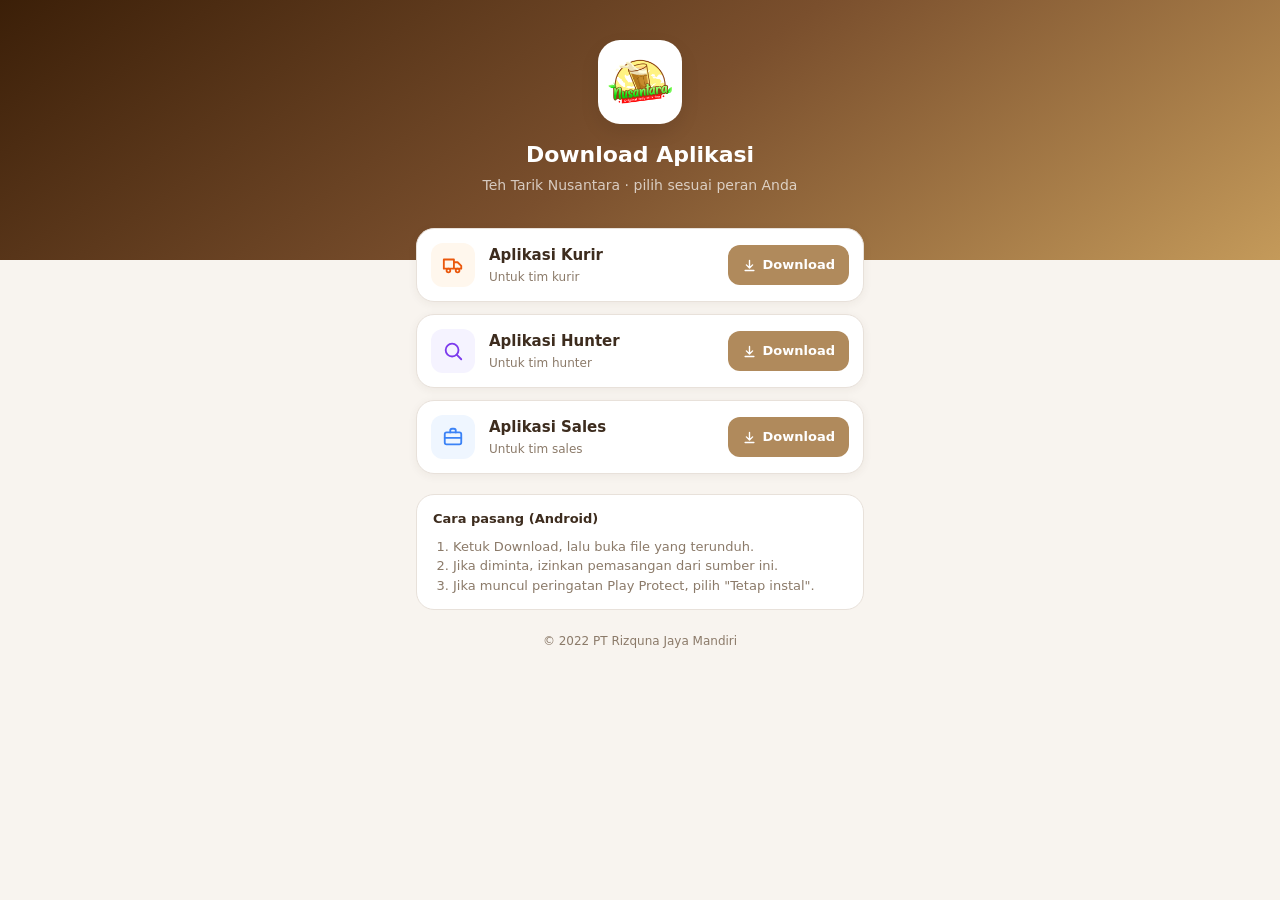
<file: aplikasi.html>
<!DOCTYPE html>
<html lang="id">
<head>
<meta charset="utf-8">
<meta name="viewport" content="width=device-width, initial-scale=1">
<title>Download Aplikasi TTN</title>
<link rel="icon" href="/LogoTTN.png">
<link rel="stylesheet" href="/root.css">
<style>
  * { box-sizing: border-box; }
  body { margin:0; min-height:100vh; background:var(--bg-page); color:var(--text-dark);
         font-family:system-ui,-apple-system,"Segoe UI",Roboto,sans-serif; line-height:1.5; }
  .hero { background:linear-gradient(145deg,var(--hero-from),var(--hero-mid),var(--hero-to));
          color:var(--text-white); text-align:center; padding:40px 20px 64px; }
  .logo { width:84px; height:84px; border-radius:22px; background:#fff; display:inline-flex;
          align-items:center; justify-content:center; padding:10px; margin-bottom:14px;
          box-shadow:0 8px 20px var(--shadow-lg); color:var(--brand); font-weight:700; font-size:22px; }
  .logo img { width:100%; height:100%; object-fit:contain; }
  .hero h1 { margin:0 0 4px; font-size:22px; }
  .hero p { margin:0; font-size:14px; color:var(--text-white-dim); }
  main { max-width:480px; margin:-32px auto 0; padding:0 16px 40px; position:relative; }
  .app { background:var(--card-bg); border:1px solid var(--border-card); border-radius:18px;
         padding:14px; margin-bottom:12px; display:flex; align-items:center; gap:14px;
         box-shadow:0 2px 10px var(--card-shadow); }
  .ico { width:44px; height:44px; border-radius:12px; display:flex; align-items:center; justify-content:center; flex:none; }
  .ico svg { width:22px; height:22px; fill:none; stroke:currentColor; stroke-width:2; stroke-linecap:round; stroke-linejoin:round; }
  .ico.k { background:var(--icon-orange-bg); color:var(--icon-orange-color); }
  .ico.h { background:var(--icon-purple-bg); color:var(--icon-purple-color); }
  .ico.s { background:var(--icon-blue-bg); color:var(--icon-blue-color); }
  .app div.t { flex:1; min-width:0; }
  .app h2 { margin:0; font-size:15px; }
  .app p { margin:1px 0 0; font-size:12px; color:var(--text-muted); }
  .btn { display:inline-flex; align-items:center; gap:6px; background:var(--brand); color:var(--text-white);
         text-decoration:none; font-weight:600; font-size:13px; padding:10px 14px; border-radius:12px; white-space:nowrap; }
  .btn:active { background:var(--color-brand-primary); }
  .btn svg { width:15px; height:15px; fill:none; stroke:currentColor; stroke-width:2.2; stroke-linecap:round; stroke-linejoin:round; }
  .info { margin-top:20px; font-size:13px; color:var(--text-muted); background:var(--card-bg);
          border:1px solid var(--border-card); border-radius:18px; padding:14px 16px; }
  .info strong { color:var(--text-dark); }
  .info ol { margin:8px 0 0; padding-left:20px; }
  footer { text-align:center; margin-top:22px; font-size:12px; color:var(--text-muted); }
</style>
</head>
<body>
<div class="hero">
  <div class="logo"><img src="/LogoTTN.png" alt="TTN" onerror="this.replaceWith('TTN')"></div>
  <h1>Download Aplikasi</h1>
  <p>Teh Tarik Nusantara &middot; pilih sesuai peran Anda</p>
</div>

<main>
  <div class="app">
    <div class="ico k"><svg viewBox="0 0 24 24"><path d="M2 6h11v10H2zM13 9h4l4 4v3h-8z"/><circle cx="7" cy="18" r="2"/><circle cx="17" cy="18" r="2"/></svg></div>
    <div class="t"><h2>Aplikasi Kurir</h2><p>Untuk tim kurir</p></div>
    <a class="btn" data-app="kurir" href="#"><svg viewBox="0 0 24 24"><path d="M12 4v12m0 0l-5-5m5 5l5-5M5 20h14"/></svg>Download</a>
  </div>
  <div class="app">
    <div class="ico h"><svg viewBox="0 0 24 24"><circle cx="11" cy="11" r="7"/><path d="M21 21l-5-5"/></svg></div>
    <div class="t"><h2>Aplikasi Hunter</h2><p>Untuk tim hunter</p></div>
    <a class="btn" data-app="hunter" href="#"><svg viewBox="0 0 24 24"><path d="M12 4v12m0 0l-5-5m5 5l5-5M5 20h14"/></svg>Download</a>
  </div>
  <div class="app">
    <div class="ico s"><svg viewBox="0 0 24 24"><rect x="3" y="7" width="18" height="13" rx="2"/><path d="M9 7V5a2 2 0 012-2h2a2 2 0 012 2v2M3 13h18"/></svg></div>
    <div class="t"><h2>Aplikasi Sales</h2><p>Untuk tim sales</p></div>
    <a class="btn" data-app="sales" href="#"><svg viewBox="0 0 24 24"><path d="M12 4v12m0 0l-5-5m5 5l5-5M5 20h14"/></svg>Download</a>
  </div>

  <div class="info">
    <strong>Cara pasang (Android)</strong>
    <ol>
      <li>Ketuk Download, lalu buka file yang terunduh.</li>
      <li>Jika diminta, izinkan pemasangan dari sumber ini.</li>
      <li>Jika muncul peringatan Play Protect, pilih "Tetap instal".</li>
    </ol>
  </div>
  <footer>&copy; 2022 PT Rizquna Jaya Mandiri</footer>
</main>

<script>
  // ── UBAH DI SINI SAJA ──
  // APK ditaruh di root website (sejajar dengan aplikasi.html)
  var BASE = "/";

  // Nama file APK (harus sama persis dengan yang di-upload)
  var FILES = {
    kurir:  "ttn-kurir.apk",
    hunter: "ttn-hunter.apk",
    sales:  "ttn-sales.apk"
  };

  document.querySelectorAll("[data-app]").forEach(function (a) {
    var file = FILES[a.getAttribute("data-app")];
    a.href = BASE + file;
    a.setAttribute("download", file);
  });

  // root.css mengganti tema lewat class body.dark-mode; ikuti setelan HP
  if (window.matchMedia && matchMedia("(prefers-color-scheme: dark)").matches) {
    document.body.classList.add("dark-mode");
  }
</script>
</body>
</html>
</file>
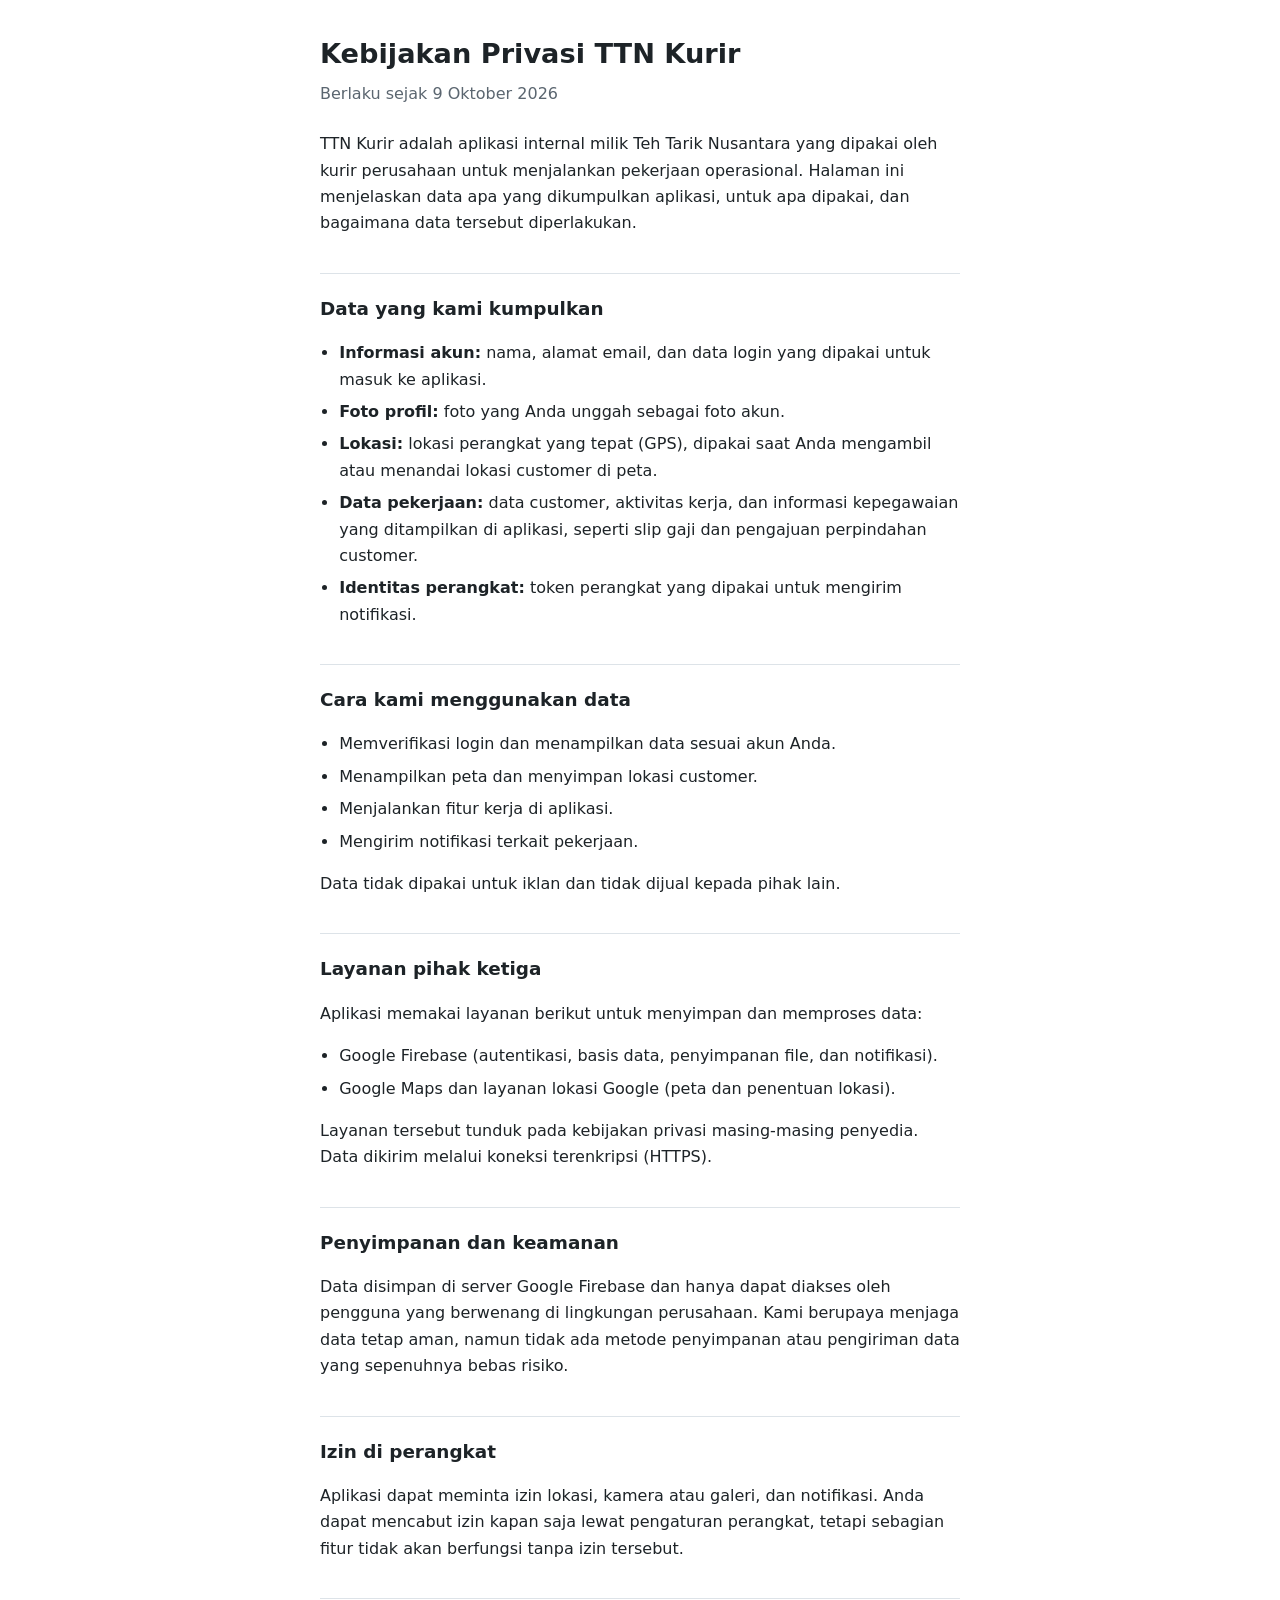
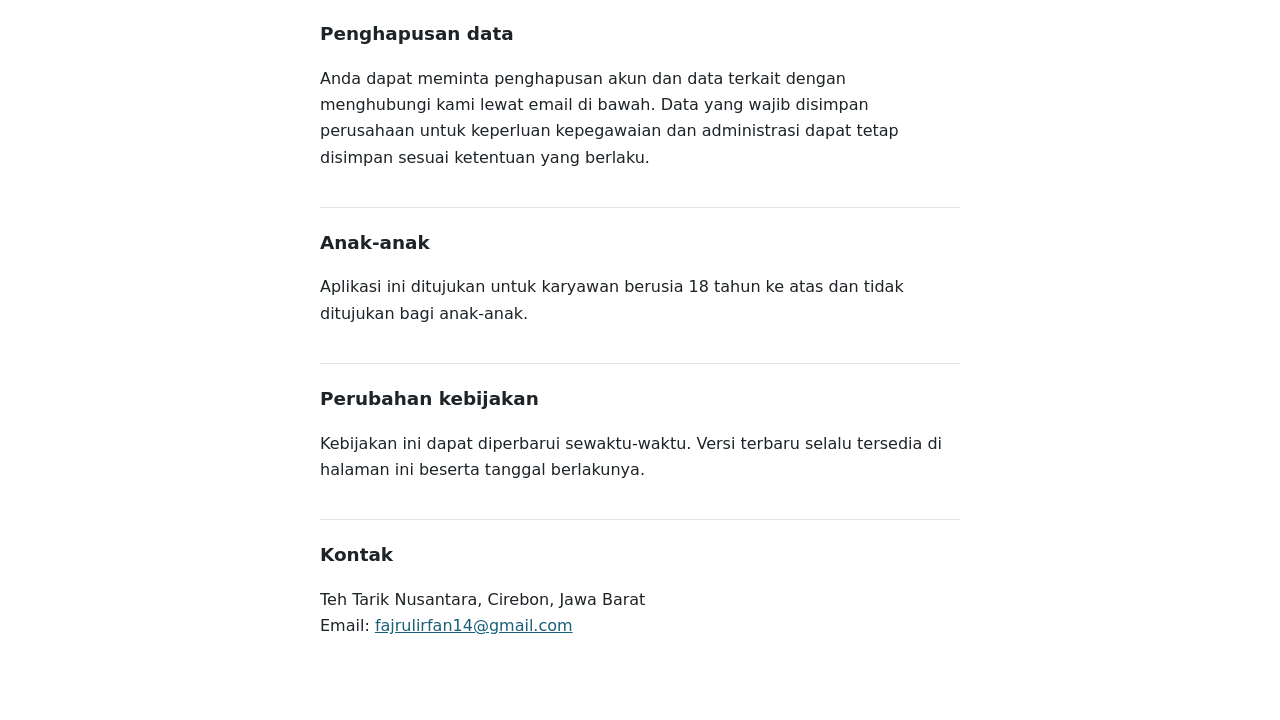
<file: privasi.html>
<!DOCTYPE html>
<html lang="id">
<head>
<meta charset="utf-8">
<meta name="viewport" content="width=device-width, initial-scale=1">
<title>Kebijakan Privasi TTN Kurir</title>
<style>
  :root { --bg:#ffffff; --fg:#1d2327; --muted:#5b6670; --line:#dde3e8; --accent:#1a5f7a; }
  @media (prefers-color-scheme: dark) {
    :root { --bg:#14181b; --fg:#e8ecef; --muted:#9aa5ae; --line:#2a3238; --accent:#6fb8d4; }
  }
  * { box-sizing: border-box; }
  body { margin:0; background:var(--bg); color:var(--fg);
    font-family: system-ui, -apple-system, "Segoe UI", Roboto, sans-serif; line-height:1.65; }
  main { max-width: 680px; margin: 0 auto; padding: 32px 20px 64px; }
  h1 { font-size: 1.7rem; margin: 0 0 4px; }
  h2 { font-size: 1.15rem; margin: 36px 0 8px; padding-top: 20px; border-top: 1px solid var(--line); }
  p, li { font-size: 1rem; }
  .meta { color: var(--muted); margin: 0 0 24px; }
  ul { padding-left: 1.2em; }
  li { margin-bottom: 6px; }
  a { color: var(--accent); }
</style>
</head>
<body>
<main>
  <h1>Kebijakan Privasi TTN Kurir</h1>
  <p class="meta">Berlaku sejak 9 Oktober 2026</p>

  <p>TTN Kurir adalah aplikasi internal milik Teh Tarik Nusantara yang dipakai oleh kurir perusahaan untuk menjalankan pekerjaan operasional. Halaman ini menjelaskan data apa yang dikumpulkan aplikasi, untuk apa dipakai, dan bagaimana data tersebut diperlakukan.</p>

  <h2>Data yang kami kumpulkan</h2>
  <ul>
    <li><strong>Informasi akun:</strong> nama, alamat email, dan data login yang dipakai untuk masuk ke aplikasi.</li>
    <li><strong>Foto profil:</strong> foto yang Anda unggah sebagai foto akun.</li>
    <li><strong>Lokasi:</strong> lokasi perangkat yang tepat (GPS), dipakai saat Anda mengambil atau menandai lokasi customer di peta.</li>
    <li><strong>Data pekerjaan:</strong> data customer, aktivitas kerja, dan informasi kepegawaian yang ditampilkan di aplikasi, seperti slip gaji dan pengajuan perpindahan customer.</li>
    <li><strong>Identitas perangkat:</strong> token perangkat yang dipakai untuk mengirim notifikasi.</li>
  </ul>

  <h2>Cara kami menggunakan data</h2>
  <ul>
    <li>Memverifikasi login dan menampilkan data sesuai akun Anda.</li>
    <li>Menampilkan peta dan menyimpan lokasi customer.</li>
    <li>Menjalankan fitur kerja di aplikasi.</li>
    <li>Mengirim notifikasi terkait pekerjaan.</li>
  </ul>
  <p>Data tidak dipakai untuk iklan dan tidak dijual kepada pihak lain.</p>

  <h2>Layanan pihak ketiga</h2>
  <p>Aplikasi memakai layanan berikut untuk menyimpan dan memproses data:</p>
  <ul>
    <li>Google Firebase (autentikasi, basis data, penyimpanan file, dan notifikasi).</li>
    <li>Google Maps dan layanan lokasi Google (peta dan penentuan lokasi).</li>
  </ul>
  <p>Layanan tersebut tunduk pada kebijakan privasi masing-masing penyedia. Data dikirim melalui koneksi terenkripsi (HTTPS).</p>

  <h2>Penyimpanan dan keamanan</h2>
  <p>Data disimpan di server Google Firebase dan hanya dapat diakses oleh pengguna yang berwenang di lingkungan perusahaan. Kami berupaya menjaga data tetap aman, namun tidak ada metode penyimpanan atau pengiriman data yang sepenuhnya bebas risiko.</p>

  <h2>Izin di perangkat</h2>
  <p>Aplikasi dapat meminta izin lokasi, kamera atau galeri, dan notifikasi. Anda dapat mencabut izin kapan saja lewat pengaturan perangkat, tetapi sebagian fitur tidak akan berfungsi tanpa izin tersebut.</p>

  <h2>Penghapusan data</h2>
  <p>Anda dapat meminta penghapusan akun dan data terkait dengan menghubungi kami lewat email di bawah. Data yang wajib disimpan perusahaan untuk keperluan kepegawaian dan administrasi dapat tetap disimpan sesuai ketentuan yang berlaku.</p>

  <h2>Anak-anak</h2>
  <p>Aplikasi ini ditujukan untuk karyawan berusia 18 tahun ke atas dan tidak ditujukan bagi anak-anak.</p>

  <h2>Perubahan kebijakan</h2>
  <p>Kebijakan ini dapat diperbarui sewaktu-waktu. Versi terbaru selalu tersedia di halaman ini beserta tanggal berlakunya.</p>

  <h2>Kontak</h2>
  <p>Teh Tarik Nusantara, Cirebon, Jawa Barat<br>
  Email: <a href="mailto:fajrulirfan14@gmail.com">fajrulirfan14@gmail.com</a></p>
</main>
</body>
</html>
</file>
<file: root.css>
/* ── ROOT VARIABLES ── */
:root {
  /* Light Mode (default) */
  --bg-primary:       #F7F3EE;
  --bg-secondary:     #ffffff;
  --bg-card:          #ffffff;
  --bg-input:         #fafafa;
  --bg-hover:         rgba(179, 135, 79, 0.08);
  
  --text-primary:     #6b584b;
  --text-secondary:   #8a7a6a;
  --text-heading:     #4a3f35;
  --text-muted:       rgba(107, 88, 75, 0.6);
  --text-inverse:     #ffffff;
  
  --border-color:     rgba(107, 88, 75, 0.12);
  --border-light:     rgba(255, 255, 255, 0.2);
  --shadow-color:     rgba(138, 98, 52, 0.15);
  --shadow-heavy:     rgba(138, 98, 52, 0.3);
  
  --accent:           #b3874f;
  --accent-light:     #c9a96e;
  --accent-dark:      #8b6914;
  --accent-glow:      rgba(179, 135, 79, 0.5);
  
  --success:          #16a34a;
  --success-bg:       #f0fdf4;
  --warning:          #ca8a04;
  --danger:           #dc2626;
  --info:             #2563eb;
  
  /* Navbar */
  --nav-curve-r:      52;
  --nav-curve-dip:    32;
  --nav-curve-cp:     0.55;
  --nav-height:       80;
  --nav-radius:       16;
  --nav-color:        #8A6234;
  --nav-color-shadow: rgba(138, 98, 52, 0.3);
  --nav-fab-border:   #F7F3EE;
  
  /* Transitions */
  --transition-fast:  0.15s ease;
  --transition-base:  0.25s ease;
  --transition-slow:  0.4s cubic-bezier(.34, 1.2, .64, 1);
  
  --home-header-bg:         #b3874f;
  --home-header-text:       #ffffff;
  --home-avatar-bg:         #e7d4bc;
  --home-avatar-border:     #ffffff;
  --home-card-bg:           #ffffff;
  --home-card-border:       #b3874f;
  --home-menu-bg:           #ffffff;
  --home-menu-icon:         #B08A5C;
  --home-menu-text:         #6b584b;
  --home-time-color:        #B08A5C;
  --home-divider:           #f1ece6;
  
  /* Notif & reload btn */
  --home-btn-bg:            rgba(197, 155, 109, 0.12);
  --home-btn-color:         #a87843;
  
  /* Laporan kemarin */
  --lk-bg:                  #B08A5C;
  --lk-omzet-bg:            #d1f2e1;
  --lk-omzet-text:          #145a32;
  --lk-omzet-border:        #a9dfbf;
  --lk-kasbon-bg:           #ffe0b2;
  --lk-kasbon-text:         #7a3e00;
  --lk-kasbon-border:       #ffb74d;
  --lk-potongan-bg:         #f8d7da;
  --lk-potongan-text:       #7a1f27;
  --lk-potongan-border:     #f1aeb5;
  --lk-bonus-bg:            #fff3cd;
  --lk-bonus-text:          #6a4b00;
  --lk-bonus-border:        #ffe69c;
  
  /* Customer box */
  --customer-list:          #ffe5b4;
  --cust-closing-bg:        #f8d7da;
  --cust-closing-text:       #7a1f27;
  --cust-closing-border:    #f1aeb5;
  --cust-konsinyasi-bg:     #fff3cd;
  --cust-konsinyasi-text:   #6a4b00;
  --cust-konsinyasi-border: #ffe69c;
  --cust-cash-bg:           #d1f2e1;
  --cust-cash-text:         #145a32;
  --cust-cash-border:       #a9dfbf;
  --cust-tester-bg:         #e6d1f2;
  --cust-tester-text:       #5b2c6f;
  --cust-tester-border:     #d1a9df;
  --customer-done-bg:      #d8f7dc;
  --customer-done-border:  rgba(67, 160, 71, 0.15);
  --customer-done-text:    #2e7d32;
  
  /* Payment */
  --payment-active-bg:      #B08A5C;
  --payment-active-text:    #ffffff;
  --payment-inactive-bg:    #f5f5f5;
  --payment-inactive-text:  #666666;
  --payment-bg:             #edf9ef;
  --payment-border:         #caebd1;
  --payment-chip-bg:        #dff5e5;
  --payment-chip-border:    #c7ebd0;
  --payment-chip-text:      #2e7d32;

  /* EXPIRED */
  --expired-bg:           #fff1f0;
  --expired-border:       #ffd1cc;
  --expired-chip-bg:      #ffe5e2;
  --expired-chip-border:  #ffc8c1;
  --expired-chip-text:    #d94841;
  
  /* FEE */
  --fee-bg:               #ecfff4;
  --fee-border:           #c7f0d7;
  --fee-chip-bg:          #e8fff0;
  --fee-chip-border:      #c7f0d7;
  --fee-chip-text:        #2b8a3e;
  
  /* DISABLE */
  --disable-bg:           #fff0f0;
  --disable-border:       #ffd0d0;
  --disable-chip-bg:      #ffe9e9;
  --disable-chip-border:  #ffd0d0;
  --disable-chip-text:    #c92a2a;
  
  /* CLOSING */
  --closing-bg:           #eef4ff;
  --closing-chip-bg:      #dbeafe;
  --closing-chip-text:    #1d4ed8;
  
  /* SALDO */
  --saldo-bg:             #fff8e7;
  --saldo-chip-bg:        #ffe8a3;
  --saldo-chip-text:      #8f5b00;
  
  /* Extra card */
  --extra-card-bg:          #eef7f0;
  --extra-item-bg:          #ffffff;
  --extra-today-bg:         #fdf0e0;
  --extra-today-border:     #e8c99a;
  --extra-today-text:       #b3874f;
  --extra-total-bg:         linear-gradient(135deg, #ffeaa7, #fdcb6e);
  --extra-total-border:     rgba(255, 200, 100, 0.8);
  --extra-total-text:       #5a3b00;
  --extra-low-bg:           #ffe5e5;
  --extra-low-border:       #ffb3b3;
  --extra-low-text:         #b00020;
  --extra-warning-bg:       #fff1dc;
  --extra-warning-border:   #ffd08a;
  --extra-warning-text:     #b85c00;
  --extra-good-bg:          #e7f8ee;
  --extra-good-border:      #9be7b3;
  --extra-good-text:        #1b6b3a;
  
  /* Popup */
  --popup-btn-bg:           #f7f3ee;
  --popup-btn-text:         #4b3f36;
  --popup-btn-icon:         #B08A5C;
  
  /* Dots */
  --dot-gold:               #f1c40f;
  --dot-red:                #e74c3c;
  --dot-orange:             #f39c12;
  --dot-green:              #2ecc71;
  --dot-blue:               #a98b6a;
  
  /* Produktif */
  --analysis-produktif-bg:      #e8f5e9;
  --analysis-produktif-text:    #1b5e20;
  --analysis-produktif-border:  #4caf50;
  --analysis-produktif-shadow:  rgba(76, 175, 80, 0.2);
  
  /* Stabil */
  --analysis-stabil-bg:         #fff8e1;
  --analysis-stabil-text:       #8d6e00;
  --analysis-stabil-border:     #ffb300;
  --analysis-stabil-shadow:     rgba(255, 179, 0, 0.2);
  
  /* Non Produktif */
  --analysis-non-bg:            #ffebee;
  --analysis-non-text:          #b71c1c;
  --analysis-non-border:        #f44336;
  --analysis-non-shadow:        rgba(244, 67, 54, 0.2);
  
  /* CASH */
  --cash-bg:        #c4ebff;
  --cash-border:    #8bd8ff;
  
  /* LAINNYA */
  --lainnya-bg:     #e5c6ec;
  --lainnya-border: #d59be2;

  /* Customer Page */
  --customer-page-bg:          var(--accent);
  --customer-card-radius:      34px;
  
  --customer-stat-bg:          #e6d3b8;
  --customer-stat-title:       #8b7d74;
  
  --customer-search-bg:        #f7efe3;
  --customer-search-icon:      #6b4a2d;
  --customer-search-text:      #3b2a1d;
  --customer-search-placeholder:#8a6a4a;
  
  --customer-suggest-bg:       #fffaf3;
  
  --hari-menu-bg:              #ffffff;
  --hari-menu-hover:           #f5f5f5;
  
  --popup-overlay-bg:          rgba(0,0,0,0.45);
  --popup-content-bg:          #ffffff;
  --popup-handle-bg:           #dddddd;
  
  --foto-border:               #d8c5ad;
  --foto-bg:                   var(--bg-primary);
  
  --customer-name:             #111111;
  --customer-address:          #777777;
  --customer-distance:         #999999;
  --customer-empty:            #999999;
  
  --customer-note-bg:          #e74c3c;
  --customer-note-shadow:      rgba(231,76,60,.35);
  
  --customer-new-bg:           #2eaf62;
  --customer-new-shadow:       rgba(46,175,98,.3);
  
  --customer-photo-bg:         #f1f1f1;
  
  --catatan-textarea-bg:       #f5f5f5;
  --catatan-update-color:      #777777;
  
  /* Analisis Page */
  --analisis-page-bg:            #f6f1ea;
  
  --analisis-header-gradient:    linear-gradient(135deg, #b3874f, #8b5a2b);
  
  --analisis-wrapper-bg:         #ffffff;
  --analisis-wrapper-shadow:     rgba(0,0,0,.08);
  
  --analisis-total-bg:           #faf8f5;
  --analisis-total-label:        #888888;
  --analisis-total-value:        #8b5a2b;
  
  --summary-green-bg:            #dcfce7;
  --summary-yellow-bg:           #fef3c7;
  --summary-red-bg:              #fee2e2;
  
  --analisis-group-bg:           #ffffff;
  --analisis-group-border:       #eeeeee;
  --analisis-group-shadow:       rgba(0,0,0,.04);
  
  --analisis-group-green-bg:     #aed79e60;
  --analisis-group-yellow-bg:    #d7cd9e60;
  --analisis-group-red-bg:       #d79e9e60;
  
  --analisis-group-subtitle:     #777777;
  
  --analisis-customer-border:    #f1f1f1;
  
  --customer-score-bg:           #f5f5f5;
  --score-green:  #2eaf62;
  --score-yellow: #f0a500;
  --score-red:    #e74c3c;
  
  --analisis-loading:            #999999;
  --analisis-empty:              #bbbbbb;
  
  --analisis-grey-header:        #f0f0f0;
  --analisis-grey-text:          #aaaaaa;
  
  --analisis-search-border:      #b3874f;
  
  --analisis-btn-bg:             #b3874f;
  --analisis-btn-loading:        #d4a76a;
  --analisis-btn-success:        #2eaf62;
  
  --analisis-tooltip-bg:         #2eaf62;
  --analisis-tooltip-text:       #ffffff;
  
  /* Operasional Page */
  --operasional-page-bg:           var(--bg-primary);
  
  --operasional-header-bg:         #ffffff;
  --operasional-header-shadow:     rgba(0,0,0,.06);
  
  --operasional-title:             #111111;
  
  --operasional-filter-bg:         #ffffff;
  --operasional-filter-shadow:     rgba(0,0,0,.08);
  
  --operasional-circle-bg:         #B08A5C;
  --operasional-circle-hover:      #ffad42;
  --operasional-circle-active:     #18a558;
  
  --operasional-line:              #e7d8c6;
  
  --operasional-card-bg:           #ffffff;
  --operasional-card-hover:        #ffe8cc;
  
  --operasional-box-bg:            #f7f7f7;
  --operasional-box-label:         #888888;
  --operasional-box-value:         #111111;
  
  --operasional-detail-border:     #eeeeee;
  --operasional-detail-title:      #333333;
  --operasional-detail-text:       #666666;
  --operasional-detail-empty:      #aaaaaa;
  
  --operasional-refresh-bg:        #f0f4ff;
  --operasional-refresh-text:      #4361ee;
  --operasional-refresh-active:    #dce4ff;
  
  --operasional-col-bg:            #f9f9f9;
  --operasional-col-left-bg:       #f4f6ff;
  
  --operasional-section-title:     #4361ee;
  --operasional-section-border:    #e0e6ff;
  
  --operasional-row-label:         #888888;
  --operasional-row-value:         #333333;
  
  --operasional-divider:           #e0e0e0;
  
  --operasional-bottom-bg:         linear-gradient(135deg, #1a1a2e, #16213e);
  --operasional-bottom-label:      rgba(255,255,255,.6);
  --operasional-bottom-value:      #ffffff;
  
  /* Box Status */
  --operasional-omzet-bg:          #eafaf0;
  --operasional-omzet-border:      #cdeed9;
  --operasional-omzet-text:        #18a558;
  
  --operasional-kasbon-bg:         #fff4ea;
  --operasional-kasbon-border:     #ffe0c2;
  --operasional-kasbon-text:       #ff7a00;
  
  --operasional-potongan-bg:       #f4efff;
  --operasional-potongan-border:   #ddd0ff;
  --operasional-potongan-text:     #7b57ff;
  
  --operasional-bonus-bg:          #fff9e7;
  --operasional-bonus-border:      #ffe9a8;
  --operasional-bonus-text:        #d4a100;
  
  /* Popup Filter */
  --operasional-popup-input-bg:    #f5f5f5;
  --operasional-popup-input-focus: #efefef;
  --operasional-popup-label:       #444444;
  
  --operasional-picker-bg:         #f4f4f4;
  --operasional-picker-item-bg:    #f5f5f5;
  --operasional-picker-active-bg:  #111111;
  --operasional-picker-active-text:#ffffff;
  
  --color-brand-dark:     #5C3510;
  --color-brand-primary:  #8A6234;
  --color-brand-mid:      #B08A5C;
  --color-brand-light:    #D4B185;
  --color-brand-pale:     #b3874f;

  /* Background */
  --color-bg-page:        #F8F4EF;
  --color-bg-body:        #F7F3EE;
  --color-bg-card:        #ffffff;
  --color-bg-sep:         #f5ede3;
  --color-bg-storage-bar: #f3ece3;

  /* Text */
  --color-text-primary:   #3D2C1E;
  --color-text-secondary: #8B7A69;
  --color-text-muted:     #c9b9a8;
  --color-text-dark:      #111827;
  --color-text-gray:      #6b7280;

  /* Icon backgrounds */
  --color-icon-brown-bg:  #fdf0e0;
  --color-icon-blue-bg:   #eff6ff;
  --color-icon-purple-bg: #f5f3ff;
  --color-icon-green-bg:  #f0fdf4;
  --color-icon-orange-bg: #fff7ed;
  --color-icon-gray-bg:   #f9fafb;

  /* Icon foregrounds */
  --color-icon-brown:     #B08A5C;
  --color-icon-blue:      #3b82f6;
  --color-icon-purple:    #7c3aed;
  --color-icon-green:     #16a34a;
  --color-icon-orange:    #ea580c;
  --color-icon-gray:      #6b7280;

  /* Status / Semantic */
  --color-status-online:  #22c55e;
  --color-danger:         #dc2626;
  --color-danger-light:   #e53935;
  --color-danger-bg:      #fff7ed;
  --color-danger-bg-hover:#ffe4c4;
  --color-clear-btn-bg:   #fff3e0;

  /* Arrow */
  --color-arrow:          #d4c4b0;

  /* Crop modal */
  --color-crop-bg:        #181410;
  --color-crop-workspace: #0c0a08;

  /* Overlay */
  --color-overlay-dark:   rgba(0, 0, 0, 0.75);
  --color-overlay-logout: rgba(0, 0, 0, 0.45);

  /* Shadow base */
  --shadow-brown-1:       rgba(61, 44, 30, 0.22);
  --shadow-brown-2:       rgba(61, 44, 30, 0.12);
  --shadow-brown-card:    rgba(61, 44, 30, 0.06);
  --shadow-brown-card-2:  rgba(61, 44, 30, 0.04);
  --shadow-brand-glow:    rgba(176, 138, 92, 0.42);
  --shadow-brand-dark:    rgba(90, 52, 16, 0.25);
  --shadow-brand-dark-2:  rgba(90, 52, 16, 0.15);
  
  --aks-bg-backdrop: rgba(0,0,0,.45);

  --aks-drawer-bg: #fff;
  --aks-handle: #e0d6cc;

  --aks-text: #4b3f36;
  --aks-text-soft: #9b8c7e;

  --aks-accent: #B08A5C;

  --aks-border: #f1ece6;

  --aks-item-bg: #faf7f4;
  --aks-item-active: #f1ece6;

  --aks-icon-bg: linear-gradient(135deg, #fdf0e0, #f5e0c8);

  --aks-close-bg: #f7f3ee;
  --aks-close-active: #ede5da;

  --aks-toggle-bg: #ddd;
  --aks-thumb: #fff;

  --aks-select-border: #e0d6cc;

  --aks-reset-border: #e0d6cc;
  --aks-reset-bg: #fff;
  
  --color-brand-dark:      #3b1f08;
  --color-brand-primary:   #8A6234;
  --color-brand-mid:       #B08A5C;
  --color-brand-light:     #c49a5a;
  --color-brand-pale:      #7a4f2d;

  /* Background */
  --color-bg-page:         #F8F4EF;
  --color-bg-card:         #ffffff;
  --color-bg-sep:          #f5ede3;
  --color-bg-desc:         linear-gradient(135deg, #fdf0e0, #fff8f0);
  --color-bg-desc-border:  #f0dfc8;
  --color-bg-back-btn:     #fdf0e0;
  --color-bg-back-active:  #f5e0c8;
  --color-bg-header:       rgba(248,244,239,0.92);

  /* Text */
  --color-text-primary:    #3D2C1E;
  --color-text-secondary:  #8B7A69;
  --color-text-desc:       #5c3d28;
  --color-text-footer:     #5c3d28;
  --color-text-muted:      #8B7A69;
  --color-text-link:       #B08A5C;
  --color-text-white:      #ffffff;

  /* Header border */
  --color-header-border:   rgba(176,138,92,0.1);

  /* Arrow */
  --color-arrow:           #d4c4b0;

  /* Icon backgrounds */
  --color-icon-brown-bg:   #fdf0e0;
  --color-icon-blue-bg:    #eff6ff;
  --color-icon-green-bg:   #f0fdf4;
  --color-icon-gray-bg:    #f9fafb;

  /* Icon foregrounds */
  --color-icon-brown:      #B08A5C;
  --color-icon-blue:       #3b82f6;
  --color-icon-green:      #16a34a;
  --color-icon-gray:       #6b7280;

  /* Hero */
  --color-hero-bg:         linear-gradient(145deg, #3b1f08, #7a4f2d, #c49a5a);
  --color-hero-version-bg: rgba(255,255,255,0.15);
  --color-hero-version-br: rgba(255,255,255,0.25);
  --color-hero-sub:        rgba(255,255,255,0.6);

  /* Sosmed cards */
  --color-sosmed-card-bg:  #ffffff;
  --color-sosmed-name:     #3D2C1E;
  --color-sosmed-handle:   #8B7A69;

  /* Footer logo */
  --color-footer-logo-bg:  linear-gradient(135deg, #8A6234, #B08A5C);
  --color-footer-logo-shadow: rgba(176,138,92,0.3);

  /* Shadow */
  --shadow-card:           rgba(61,44,30,0.06);
  --shadow-card-md:        rgba(61,44,30,0.08);
  
  --bg-page: #F8F4EF;
  --bg-header: rgba(248,244,239,0.92);

  /* Brand / Gold */
  --brand: #B08A5C;
  --brand-light: #fdf0e0;
  --brand-hover: #f5e0c8;

  /* Text */
  --text-dark: #3D2C1E;
  --text-muted: #8B7A69;
  --text-white: #fff;
  --text-white-dim: rgba(255,255,255,0.6);

  /* Border */
  --border-brand: rgba(176,138,92,0.1);
  --border-card: #f5ede3;

  /* Card */
  --card-bg: #fff;
  --card-shadow: rgba(61,44,30,0.06);

  /* Status Card (green gradient) */
  --status-bg-from: #1a3a2a;
  --status-bg-to: #2d6a4a;
  --status-shadow: rgba(0,80,40,0.2);
  --status-icon-bg: rgba(255,255,255,0.15);
  --status-green: #4ade80;
  --status-badge-bg: rgba(74,222,128,0.2);
  --status-badge-border: rgba(74,222,128,0.4);

  /* Icon variants */
  --icon-brown-bg: #fdf0e0;
  --icon-brown-color: #B08A5C;
  --icon-blue-bg: #eff6ff;
  --icon-blue-color: #3b82f6;
  --icon-green-bg: #f0fdf4;
  --icon-green-color: #16a34a;
  --icon-orange-bg: #fff7ed;
  --icon-orange-color: #ea580c;
  --icon-purple-bg: #f5f3ff;
  --icon-purple-color: #7c3aed;
  --icon-gray-bg: #f9fafb;
  --icon-gray-color: #6b7280;
  --icon-red-bg: #fff1f2;
  --icon-red-color: #e11d48;

  /* Session badge */
  --sesi-badge-bg: #f0fdf4;
  --sesi-badge-border: #bbf7d0;
  --sesi-badge-color: #16a34a;

  /* Info box */
  --info-bg: #eff6ff;
  --info-color: #3b82f6;
  
  --bg-page: #F8F4EF;
  --bg-header: rgba(248,244,239,.92);
  --bg-bar: #fdf8f3;

  /* Brand / Gold */
  --brand: #B08A5C;
  --brand-light: #fdf0e0;
  --brand-hover: #f5e0c8;

  /* Text */
  --text-dark: #3D2C1E;
  --text-mid: #5c3d28;
  --text-sub: #7a6251;
  --text-muted: #8B7A69;
  --text-faint: #6B5A49;
  --text-hint: #6b5a4a;
  --text-white: #fff;
  --text-white-dim: rgba(255,255,255,.7);

  /* Border */
  --border-main: #f0e6d8;
  --border-card: #e8e1da;
  --border-light: #eee;

  /* Shadow */
  --shadow-sm: rgba(0,0,0,.04);
  --shadow-md: rgba(0,0,0,.05);
  --shadow-lg: rgba(0,0,0,.08);
  --shadow-header: rgba(0,0,0,.10);
  --shadow-modal: rgba(0,0,0,.4);
  --overlay-bg: rgba(0,0,0,0.3);
  --overlay-dark: rgba(0,0,0,.75);

  /* Hero gradient */
  --hero-from: #3b1f08;
  --hero-mid: #7a4f2d;
  --hero-to: #c49a5a;
  --hero-badge-bg: rgba(255,255,255,.15);
  --hero-badge-border: rgba(255,255,255,.25);
  --hero-pattern: rgba(255,255,255,0.05);

  /* Card */
  --card-bg: #fff;
  --card-bg-alt: #FAF7F3;
  --card-bg-hint: #f7f3ef;
  --desc-bg-from: #fdf0e0;
  --desc-bg-to: #fff8f0;
  --desc-border: #f0dfc8;

  /* Tab */
  --tab-inactive-bg: #F3EEE8;
  --tab-inactive-color: #6B5A49;
  --tab-active-bg: #B08A5C;
  --tab-active-color: #fff;

  /* Riwayat date */
  --date-color: #c4a882;
  --type-color: #b0977a;
  --loading-color: #b0977a;

  /* Status — Pending */
  --pending-border: #fcd34d;
  --pending-bg: #fffbeb;
  --pending-badge-bg: #fef3c7;
  --pending-badge-color: #b45309;

  /* Status — Approved */
  --approved-border: #6ee7b7;
  --approved-bg: #f0fdf4;
  --approved-badge-bg: #d1fae5;
  --approved-badge-color: #065f46;

  /* Status — Rejected */
  --rejected-border: #fca5a5;
  --rejected-bg: #fff5f5;
  --rejected-badge-bg: #fee2e2;
  --rejected-badge-color: #991b1b;

  /* Warn message */
  --warn-color: #b45309;
  --warn-bg: #fef3c7;
  --warn-border: #fcd34d;

  /* Flow dot */
  --dot-color: #3D2C1E;

  /* Misc */
  --avatar-bg: #eee;
  --dropdown-hover: #f6f1ec;
  
  --slip-modal-bg: #fdf8f3;
  --slip-border: #f0e6d8;
  --slip-label-color: #a07850;
  --slip-muted: #b0977a;
  --slip-company-muted: #9c7a57;
  --slip-total-bg: #fdf0e0;
  --slip-total-border: #f5c97a;
  --slip-total-color: #b45309;
  --slip-spinner-border: #9c7a579c;
  --slip-section-border: #e0e0e0;
  --slip-catatan-border: #ddd;
  --slip-catatan-bg: #f9f9f9;
  --slip-catatan-color: #888;
  --slip-blue-bg: #f0f7ff;
  --slip-blue-border: #2196F3;
  --slip-blue-strong: #1a73e8;
  --slip-blue-text: #555;
  --slip-pdf-bg: #e53935;
  --slip-pdf-active: #c62828;
}

/* ── DARK MODE ── */
body.dark-mode {
  --bg-primary:       #1a1a2e;
  --bg-secondary:     #16162a;
  --bg-card:          rgba(30, 30, 50, 0.9);
  --bg-input:         rgba(20, 20, 35, 0.8);
  --bg-hover:         rgba(255, 255, 255, 0.05);
  
  --text-primary:     #e0e0e0;
  --text-secondary:   #b0b0c0;
  --text-heading:     #f0f0f0;
  --text-muted:       rgba(200, 200, 220, 0.5);
  --text-inverse:     #1a1a2e;
  
  --border-color:     rgba(255, 255, 255, 0.1);
  --border-light:     rgba(255, 255, 255, 0.15);
  --shadow-color:     rgba(0, 0, 0, 0.4);
  --shadow-heavy:     rgba(0, 0, 0, 0.6);
  
  --accent:           #c9a96e;
  --accent-light:     #d4b87a;
  --accent-dark:      #a08040;
  --accent-glow:      rgba(201, 169, 110, 0.4);
  
  --success:          #4ade80;
  --success-bg:       rgba(74, 222, 128, 0.1);
  --warning:          #facc15;
  --danger:           #f87171;
  --info:             #60a5fa;
  
  /* Navbar dark */
  --nav-color:        #2a2a4a;
  --nav-color-shadow: rgba(0, 0, 0, 0.5);
  --nav-fab-border:   #3a3a5a;
  
  --home-header-bg:         #2a2a4a;
  --home-header-text:       #e0e0e0;
  --home-avatar-bg:         #3a3a5a;
  --home-avatar-border:     #4a4a6a;
  --home-card-bg:           rgba(30, 30, 50, 0.9);
  --home-card-border:       #c9a96e;
  --home-menu-bg:           rgba(30, 30, 50, 0.9);
  --home-menu-icon:         #c9a96e;
  --home-menu-text:         #e0e0e0;
  --home-time-color:        #c9a96e;
  --home-divider:           rgba(255, 255, 255, 0.1);
  
  /* Notif & reload btn */
  --home-btn-bg:            rgba(201, 169, 110, 0.15);
  --home-btn-color:         #c9a96e;
  
  /* Laporan kemarin */
  --lk-bg:                  #2a2a4a;
  --lk-omzet-bg:            rgba(74, 222, 128, 0.15);
  --lk-omzet-text:          #4ade80;
  --lk-omzet-border:        rgba(74, 222, 128, 0.3);
  --lk-kasbon-bg:           rgba(250, 204, 21, 0.15);
  --lk-kasbon-text:         #facc15;
  --lk-kasbon-border:       rgba(250, 204, 21, 0.3);
  --lk-potongan-bg:         rgba(248, 113, 113, 0.15);
  --lk-potongan-text:       #f87171;
  --lk-potongan-border:     rgba(248, 113, 113, 0.3);
  --lk-bonus-bg:            rgba(201, 169, 110, 0.15);
  --lk-bonus-text:          #c9a96e;
  --lk-bonus-border:        rgba(201, 169, 110, 0.3);
  
  /* Customer box */
  --customer-list:          #7A5A35;
  --cust-closing-bg:        rgba(248, 113, 113, 0.15);
  --cust-closing-text:      #f87171;
  --cust-closing-border:    rgba(248, 113, 113, 0.3);
  --cust-konsinyasi-bg:    rgba(250, 204, 21, 0.15);
  --cust-konsinyasi-text:  #facc15;
  --cust-konsinyasi-border:rgba(250, 204, 21, 0.3);
  --cust-cash-bg:          rgba(74, 222, 128, 0.15);
  --cust-cash-text:        #4ade80;
  --cust-cash-border:      rgba(74, 222, 128, 0.3);
  --cust-tester-bg:        rgba(192, 132, 252, 0.15);
  --cust-tester-text:      #c084fc;
  --cust-tester-border:    rgba(192, 132, 252, 0.3);
  --customer-done-bg:      rgba(74, 222, 128, 0.15);
  --customer-done-border:  rgba(74, 222, 128, 0.3);
  --customer-done-text:    #4ade80;
  
  /* Payment */
  --payment-active-bg:      #c9a96e;
  --payment-active-text:    #1a1a2e;
  --payment-inactive-bg:    rgba(255, 255, 255, 0.05);
  --payment-inactive-text:  #b0b0c0;
  --payment-bg:           rgba(74,222,128,.12);
  --payment-border:       rgba(74,222,128,.25);
  --payment-chip-bg:      rgba(74,222,128,.18);
  --payment-chip-border:  rgba(74,222,128,.30);
  --payment-chip-text:    #4ade80;
  
  /* EXPIRED */
  --expired-bg:           rgba(248,113,113,.12);
  --expired-border:       rgba(248,113,113,.25);
  --expired-chip-bg:      rgba(248,113,113,.18);
  --expired-chip-border:  rgba(248,113,113,.30);
  --expired-chip-text:    #f87171;
  
  /* FEE */
  --fee-bg:               rgba(34,197,94,.12);
  --fee-border:           rgba(34,197,94,.25);
  --fee-chip-bg:          rgba(34,197,94,.18);
  --fee-chip-border:      rgba(34,197,94,.30);
  --fee-chip-text:        #4ade80;
  
  /* DISABLE */
  --disable-bg:           rgba(239,68,68,.12);
  --disable-border:       rgba(239,68,68,.25);
  --disable-chip-bg:      rgba(239,68,68,.18);
  --disable-chip-border:  rgba(239,68,68,.30);
  --disable-chip-text:    #f87171;
  
  /* CLOSING */
  --closing-bg:           rgba(59,130,246,.12);
  --closing-chip-bg:      rgba(59,130,246,.18);
  --closing-chip-text:    #60a5fa;
  
  /* SALDO */
  --saldo-bg:             rgba(250,204,21,.12);
  --saldo-chip-bg:        rgba(250,204,21,.18);
  --saldo-chip-text:      #facc15;
  
  /* Extra card */
  --extra-card-bg:          rgba(30, 30, 50, 0.6);
  --extra-item-bg:          rgba(30, 30, 50, 0.8);
  --extra-today-bg:         rgba(201, 169, 110, 0.15);
  --extra-today-border:     rgba(201, 169, 110, 0.3);
  --extra-today-text:       #c9a96e;
  --extra-total-bg:         linear-gradient(135deg, #c9a96e, #a08040);
  --extra-total-border:     rgba(201, 169, 110, 0.5);
  --extra-total-text:       #1a1a2e;
  --extra-low-bg:           rgba(248, 113, 113, 0.15);
  --extra-low-border:       rgba(248, 113, 113, 0.3);
  --extra-low-text:         #f87171;
  --extra-warning-bg:       rgba(250, 204, 21, 0.15);
  --extra-warning-border:   rgba(250, 204, 21, 0.3);
  --extra-warning-text:     #facc15;
  --extra-good-bg:          rgba(74, 222, 128, 0.15);
  --extra-good-border:      rgba(74, 222, 128, 0.3);
  --extra-good-text:        #4ade80;
  
  /* Popup */
  --popup-btn-bg:           rgba(30, 30, 50, 0.8);
  --popup-btn-text:         #e0e0e0;
  --popup-btn-icon:         #c9a96e;
  
  /* Dots */
  --dot-gold:               #facc15;
  --dot-red:                #f87171;
  --dot-orange:             #facc15;
  --dot-green:              #4ade80;
  --dot-blue:               #c9a96e;
  
  /* Produktif */
  --analysis-produktif-bg:      rgba(74, 222, 128, 0.15);
  --analysis-produktif-text:    #4ade80;
  --analysis-produktif-border:  #4ade80;
  --analysis-produktif-shadow:  rgba(74, 222, 128, 0.25);
  
  /* Stabil */
  --analysis-stabil-bg:         rgba(250, 204, 21, 0.15);
  --analysis-stabil-text:       #facc15;
  --analysis-stabil-border:     #facc15;
  --analysis-stabil-shadow:     rgba(250, 204, 21, 0.25);
  
  /* Non Produktif */
  --analysis-non-bg:            rgba(248, 113, 113, 0.15);
  --analysis-non-text:          #f87171;
  --analysis-non-border:        #f87171;
  --analysis-non-shadow:        rgba(248, 113, 113, 0.25);
  
  /* CASH */
  --cash-bg:        rgba(96,165,250,.15);
  --cash-border:    rgba(96,165,250,.30);
  
  /* LAINNYA */
  --lainnya-bg:     rgba(192,132,252,.15);
  --lainnya-border: rgba(192,132,252,.30);

  --customer-page-bg:            #2a2a4a;

  --customer-stat-bg:            rgba(201,169,110,.12);
  --customer-stat-title:         #b0b0c0;

  --customer-search-bg:          rgba(30,30,50,.9);
  --customer-search-icon:        #c9a96e;
  --customer-search-text:        #e0e0e0;
  --customer-search-placeholder: #8f8fa8;

  --customer-suggest-bg:         #252540;

  --hari-menu-bg:                #252540;
  --hari-menu-hover:             rgba(255,255,255,.05);

  --popup-overlay-bg:            rgba(0,0,0,.65);
  --popup-content-bg:            #1f1f35;
  --popup-handle-bg:             #4a4a6a;

  --foto-border:                 #4a4a6a;
  --foto-bg:                     rgba(30,30,50,.8);

  --customer-name:               #f0f0f0;
  --customer-address:            #b0b0c0;
  --customer-distance:           #8f8fa8;
  --customer-empty:              #8f8fa8;

  --customer-note-bg:            #f87171;
  --customer-note-shadow:        rgba(248,113,113,.35);

  --customer-new-bg:             #4ade80;
  --customer-new-shadow:         rgba(74,222,128,.35);

  --customer-photo-bg:           #2a2a4a;

  --catatan-textarea-bg:         rgba(30,30,50,.8);
  --catatan-update-color:        #b0b0c0;
  
  /* Analisis Page */
  --analisis-page-bg:            #16162a;
  
  --analisis-header-gradient:    linear-gradient(135deg, #2a2a4a, #1f1f35);
  
  --analisis-wrapper-bg:         rgba(30,30,50,.9);
  --analisis-wrapper-shadow:     rgba(0,0,0,.35);
  
  --analisis-total-bg:           rgba(255,255,255,.04);
  --analisis-total-label:        #b0b0c0;
  --analisis-total-value:        #c9a96e;
  
  --summary-green-bg:            rgba(74,222,128,.12);
  --summary-yellow-bg:           rgba(250,204,21,.12);
  --summary-red-bg:              rgba(248,113,113,.12);
  
  --analisis-group-bg:           rgba(30,30,50,.85);
  --analisis-group-border:       rgba(255,255,255,.08);
  --analisis-group-shadow:       rgba(0,0,0,.30);
  
  --analisis-group-green-bg:     rgba(74,222,128,.08);
  --analisis-group-yellow-bg:    rgba(250,204,21,.08);
  --analisis-group-red-bg:       rgba(248,113,113,.08);
  
  --analisis-group-subtitle:     #b0b0c0;
  
  --analisis-customer-border:    rgba(255,255,255,.06);
  
  --customer-score-bg:           rgba(255,255,255,.06);
  --score-green:  #4ade80;
  --score-yellow: #facc15;
  --score-red:    #f87171;
  
  --analisis-loading:            #8f8fa8;
  --analisis-empty:              #8f8fa8;
  
  --analisis-grey-header:        rgba(255,255,255,.05);
  --analisis-grey-text:          #8f8fa8;
  
  --analisis-search-border:      #c9a96e;
  
  --analisis-btn-bg:             #c9a96e;
  --analisis-btn-loading:        #d4b87a;
  --analisis-btn-success:        #4ade80;
  
  --analisis-tooltip-bg:         #4ade80;
  --analisis-tooltip-text:       #1a1a2e;
  
  /* Operasional Page */
  --operasional-page-bg:           var(--bg-primary);
  
  --operasional-header-bg:         #1f1f35;
  --operasional-header-shadow:     rgba(0,0,0,.35);
  
  --operasional-title:             #f0f0f0;
  
  --operasional-filter-bg:         rgba(30,30,50,.9);
  --operasional-filter-shadow:     rgba(0,0,0,.35);
  
  --operasional-circle-bg:         #c9a96e;
  --operasional-circle-hover:      #facc15;
  --operasional-circle-active:     #4ade80;
  
  --operasional-line:              rgba(255,255,255,.12);
  
  --operasional-card-bg:           rgba(30,30,50,.9);
  --operasional-card-hover:        rgba(201,169,110,.12);
  
  --operasional-box-bg:            rgba(255,255,255,.04);
  --operasional-box-label:         #b0b0c0;
  --operasional-box-value:         #f0f0f0;
  
  --operasional-detail-border:     rgba(255,255,255,.08);
  --operasional-detail-title:      #e0e0e0;
  --operasional-detail-text:       #b0b0c0;
  --operasional-detail-empty:      #8f8fa8;
  
  --operasional-refresh-bg:        rgba(96,165,250,.12);
  --operasional-refresh-text:      #60a5fa;
  --operasional-refresh-active:    rgba(96,165,250,.22);
  
  --operasional-col-bg:            rgba(255,255,255,.03);
  --operasional-col-left-bg:       rgba(96,165,250,.08);
  
  --operasional-section-title:     #60a5fa;
  --operasional-section-border:    rgba(96,165,250,.18);
  
  --operasional-row-label:         #8f8fa8;
  --operasional-row-value:         #e0e0e0;
  
  --operasional-divider:           rgba(255,255,255,.08);
  
  --operasional-bottom-bg:         linear-gradient(135deg,#111827,#1f2937);
  --operasional-bottom-label:      rgba(255,255,255,.65);
  --operasional-bottom-value:      #ffffff;
  
  /* Box Status */
  --operasional-omzet-bg:          rgba(74,222,128,.12);
  --operasional-omzet-border:      rgba(74,222,128,.25);
  --operasional-omzet-text:        #4ade80;
  
  --operasional-kasbon-bg:         rgba(251,146,60,.12);
  --operasional-kasbon-border:     rgba(251,146,60,.25);
  --operasional-kasbon-text:       #fb923c;
  
  --operasional-potongan-bg:       rgba(168,85,247,.12);
  --operasional-potongan-border:   rgba(168,85,247,.25);
  --operasional-potongan-text:     #c084fc;
  
  --operasional-bonus-bg:          rgba(250,204,21,.12);
  --operasional-bonus-border:      rgba(250,204,21,.25);
  --operasional-bonus-text:        #facc15;
  
  /* Popup Filter */
  --operasional-popup-input-bg:    rgba(255,255,255,.05);
  --operasional-popup-input-focus: rgba(255,255,255,.08);
  --operasional-popup-label:       #e0e0e0;
  
  --operasional-picker-bg:         rgba(255,255,255,.05);
  --operasional-picker-item-bg:    rgba(255,255,255,.05);
  --operasional-picker-active-bg:  #c9a96e;
  --operasional-picker-active-text:#1a1a2e;

  /* Brand */
  --color-brand-dark:     #c9a96e;
  --color-brand-primary:  #a08040;
  --color-brand-mid:      #c9a96e;
  --color-brand-light:    #d4b87a;
  --color-brand-pale:     #2a2a4a;

  /* Background */
  --color-bg-page:        #1a1a2e;
  --color-bg-body:        #16162a;
  --color-bg-card:        rgba(30, 30, 50, 0.9);
  --color-bg-sep:         rgba(255,255,255,0.08);
  --color-bg-storage-bar: rgba(255,255,255,0.08);

  /* Text */
  --color-text-primary:   #f0f0f0;
  --color-text-secondary: #b0b0c0;
  --color-text-muted:     #8f8fa8;
  --color-text-dark:      #e0e0e0;
  --color-text-gray:      #b0b0c0;

  /* Icon backgrounds */
  --color-icon-brown-bg:  rgba(201,169,110,.15);
  --color-icon-blue-bg:   rgba(96,165,250,.15);
  --color-icon-purple-bg: rgba(192,132,252,.15);
  --color-icon-green-bg:  rgba(74,222,128,.15);
  --color-icon-orange-bg: rgba(250,204,21,.12);
  --color-icon-gray-bg:   rgba(255,255,255,.05);

  /* Icon foregrounds */
  --color-icon-brown:     #c9a96e;
  --color-icon-blue:      #60a5fa;
  --color-icon-purple:    #c084fc;
  --color-icon-green:     #4ade80;
  --color-icon-orange:    #facc15;
  --color-icon-gray:      #b0b0c0;

  /* Status / Semantic */
  --color-status-online:  #4ade80;
  --color-danger:         #f87171;
  --color-danger-light:   #ef4444;
  --color-danger-bg:      rgba(248,113,113,.12);
  --color-danger-bg-hover:rgba(248,113,113,.20);
  --color-clear-btn-bg:   rgba(234,88,12,.15);

  /* Arrow */
  --color-arrow:          #8f8fa8;

  /* Crop modal */
  --color-crop-bg:        #16162a;
  --color-crop-workspace:#10101d;

  /* Overlay */
  --color-overlay-dark:   rgba(0, 0, 0, 0.85);
  --color-overlay-logout: rgba(0, 0, 0, 0.65);

  /* Shadow base */
  --shadow-brown-1:       rgba(0, 0, 0, 0.35);
  --shadow-brown-2:       rgba(0, 0, 0, 0.25);
  --shadow-brown-card:    rgba(0, 0, 0, 0.20);
  --shadow-brown-card-2:  rgba(0, 0, 0, 0.15);
  --shadow-brand-glow:    rgba(201,169,110,.25);
  --shadow-brand-dark:    rgba(0,0,0,.35);
  --shadow-brand-dark-2:  rgba(0,0,0,.20);
  
  --aks-bg-backdrop: rgba(0,0,0,.6);

  --aks-drawer-bg: #1E1812;
  --aks-handle: #4a3b2f;

  --aks-text: #e7d9cc;
  --aks-text-soft: #a08f7e;

  --aks-accent: #c8a06b;

  --aks-border: #2c241d;

  --aks-item-bg: #252018;
  --aks-item-active: #2E2820;

  --aks-icon-bg: linear-gradient(135deg, #3a2f24, #2a221a);

  --aks-close-bg: #2a221a;
  --aks-close-active: #3a2f24;

  --aks-toggle-bg: #4a3b2f;
  --aks-thumb: #f5f1ec;

  --aks-select-border: #2c241d;

  --aks-reset-border: #2c241d;
  --aks-reset-bg: #1E1812;
  
  --color-bg-page:         #1A1410;
  --color-bg-card:         #2A2118;
  --color-bg-sep:          #332820;
  --color-bg-desc:         linear-gradient(135deg, #2A1E10, #241A0E);
  --color-bg-desc-border:  #3A2818;
  --color-bg-back-btn:     #2E2218;
  --color-bg-back-active:  #3A2A18;
  --color-bg-header:       rgba(26,20,16,0.94);

  --color-text-primary:    #F0E6D8;
  --color-text-secondary:  #A89880;
  --color-text-desc:       #C8A878;
  --color-text-footer:     #C8A878;
  --color-text-muted:      #7A6A5A;
  --color-text-link:       #D4B185;

  --color-header-border:   rgba(176,138,92,0.15);
  --color-arrow:           #4A3A2A;

  --color-icon-brown-bg:   #2E2218;
  --color-icon-blue-bg:    #1E2A3A;
  --color-icon-green-bg:   #1A2E1E;
  --color-icon-gray-bg:    #252525;

  --color-sosmed-card-bg:  #2A2118;
  --color-sosmed-name:     #F0E6D8;
  --color-sosmed-handle:   #7A6A5A;

  --shadow-card:           rgba(0,0,0,0.3);
  --shadow-card-md:        rgba(0,0,0,0.4);
  
  --bg-page: #1A1410;
  --bg-header: rgba(26,20,16,0.92);

  /* Brand / Gold */
  --brand: #C79A61;
  --brand-light: #2B2219;
  --brand-hover: #382C20;

  /* Text */
  --text-dark: #F3E7D7;
  --text-muted: #B59B7C;
  --text-white: #FFFFFF;
  --text-white-dim: rgba(255,255,255,0.65);

  /* Border */
  --border-brand: rgba(199,154,97,0.15);
  --border-card: #33281F;

  /* Card */
  --card-bg: #241C16;
  --card-shadow: rgba(0,0,0,0.35);

  /* Status Card (green gradient) */
  --status-bg-from: #163222;
  --status-bg-to: #215038;
  --status-shadow: rgba(0,0,0,0.35);

  --status-icon-bg: rgba(255,255,255,0.10);

  --status-green: #4ADE80;

  --status-badge-bg: rgba(74,222,128,0.15);
  --status-badge-border: rgba(74,222,128,0.30);

  /* Icon variants */
  --icon-brown-bg: #2B2219;
  --icon-brown-color: #D5AE7A;

  --icon-blue-bg: #1A2433;
  --icon-blue-color: #60A5FA;

  --icon-green-bg: #1B2D23;
  --icon-green-color: #4ADE80;

  --icon-orange-bg: #332417;
  --icon-orange-color: #FB923C;

  --icon-purple-bg: #2B223A;
  --icon-purple-color: #A78BFA;

  --icon-gray-bg: #2A2623;
  --icon-gray-color: #A1A1AA;

  --icon-red-bg: #341D22;
  --icon-red-color: #FB7185;

  /* Session badge */
  --sesi-badge-bg: #1B2D23;
  --sesi-badge-border: #27563B;
  --sesi-badge-color: #4ADE80;

  /* Info box */
  --info-bg: #1A2433;
  --info-color: #60A5FA;
  
  --bg-page: #1A1410;
  --bg-header: rgba(26,20,16,.92);
  --bg-bar: #221A14;

  /* Brand / Gold */
  --brand: #C79A61;
  --brand-light: #2B2219;
  --brand-hover: #382C20;

  /* Text */
  --text-dark: #F3E7D7;
  --text-mid: #D8C0A2;
  --text-sub: #B89D7C;
  --text-muted: #A88C6A;
  --text-faint: #8E7964;
  --text-hint: #8E7964;
  --text-white: #FFFFFF;
  --text-white-dim: rgba(255,255,255,.7);

  /* Border */
  --border-main: #34281F;
  --border-card: #3B2D22;
  --border-light: #46372A;

  /* Shadow */
  --shadow-sm: rgba(0,0,0,.20);
  --shadow-md: rgba(0,0,0,.28);
  --shadow-lg: rgba(0,0,0,.40);
  --shadow-header: rgba(0,0,0,.45);
  --shadow-modal: rgba(0,0,0,.75);

  --overlay-bg: rgba(0,0,0,.45);
  --overlay-dark: rgba(0,0,0,.85);

  /* Hero gradient */
  --hero-from: #241306;
  --hero-mid: #5C3A1F;
  --hero-to: #A8783F;

  --hero-badge-bg: rgba(255,255,255,.10);
  --hero-badge-border: rgba(255,255,255,.18);
  --hero-pattern: rgba(255,255,255,.04);

  /* Card */
  --card-bg: #241C16;
  --card-bg-alt: #2B221B;
  --card-bg-hint: #31261D;

  --desc-bg-from: #2B2219;
  --desc-bg-to: #33281F;
  --desc-border: #453426;

  /* Tab */
  --tab-inactive-bg: #2E241C;
  --tab-inactive-color: #A88C6A;

  --tab-active-bg: #C79A61;
  --tab-active-color: #1A1410;

  /* Riwayat date */
  --date-color: #D2AE7B;
  --type-color: #B89D7C;
  --loading-color: #B89D7C;

  /* Status — Pending */
  --pending-border: #B8860B;
  --pending-bg: #2E2612;
  --pending-badge-bg: #473818;
  --pending-badge-color: #FACC15;

  /* Status — Approved */
  --approved-border: #2F855A;
  --approved-bg: #16281D;
  --approved-badge-bg: #1F3B2A;
  --approved-badge-color: #4ADE80;

  /* Status — Rejected */
  --rejected-border: #B91C1C;
  --rejected-bg: #2A1717;
  --rejected-badge-bg: #3A1D1D;
  --rejected-badge-color: #FB7185;

  /* Warn message */
  --warn-color: #FACC15;
  --warn-bg: #2E2612;
  --warn-border: #B8860B;

  /* Flow dot */
  --dot-color: #DCC8AF;

  /* Misc */
  --avatar-bg: #34281F;
  --dropdown-hover: #31261D;
    
  /* Slip Gaji Dark Mode */
  
  --slip-modal-bg: #241C16;
  
  --slip-border: #3B2D22;
  
  --slip-label-color: #C79A61;
  --slip-muted: #A88C6A;
  --slip-company-muted: #8E7964;
  
  /* Total Gaji */
  --slip-total-bg: #332417;
  --slip-total-border: #C79A61;
  --slip-total-color: #F3C77A;
  
  /* Loading */
  --slip-spinner-border: rgba(199,154,97,.45);
  
  /* Divider */
  --slip-section-border: #3B2D22;
  
  /* Catatan */
  --slip-catatan-border: #46372A;
  --slip-catatan-bg: #2B221B;
  --slip-catatan-color: #A88C6A;
  
  /* Info Box Biru */
  --slip-blue-bg: #1A2433;
  --slip-blue-border: #60A5FA;
  --slip-blue-strong: #93C5FD;
  --slip-blue-text: #C7D2FE;
  
  /* Tombol PDF */
  --slip-pdf-bg: #DC2626;
  --slip-pdf-active: #B91C1C;

}
</file>
